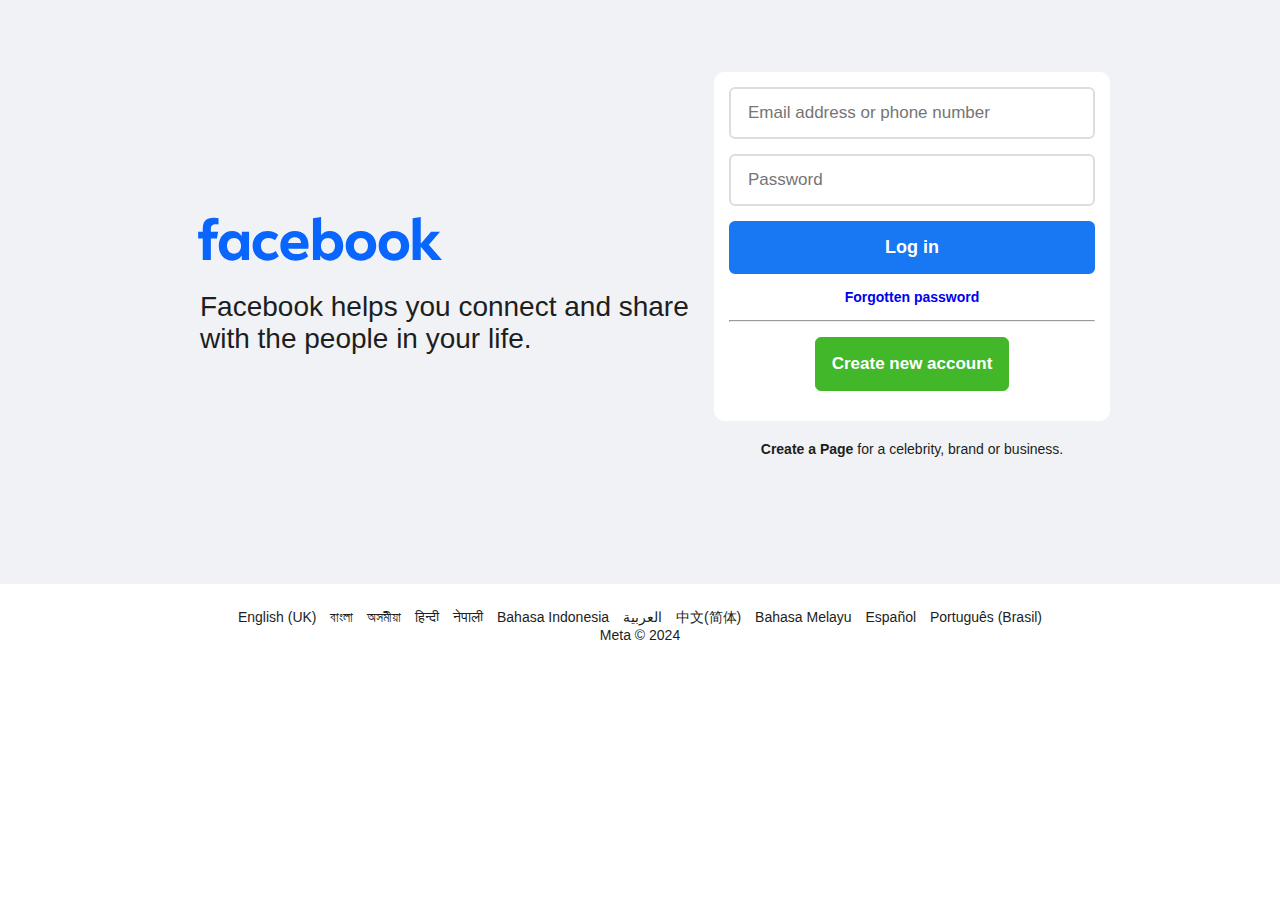
<file: first.html>
<!DOCTYPE html>
<html lang="en">

<head>
    <meta charset="utf-8">
    <meta name="viewport" content="width=device-width, initial-scale=1.0">
    <title>Facebook log in or sign up</title>
    <link rel="shortcut icon" href="image/icons8-facebook-48.png" type="image/x-icon">
    <link rel="stylesheet" href="style.css">
</head>

<body>
    <div class="maincontainer">
        <div class="containerarea">
            <div class="fb_image">
                <img src="image/4lCu2zih0ca.svg" alt="facebook">
                <h2>Facebook helps you connect and share with the people in your life.</h2>
    
            </div>
            <div class="form_part">
                <form action="#">
                    <input type="email" placeholder="Email address or phone number">
                    <input type="password" placeholder="Password">
                    <input type="button" value="Log in">
                    <a href="#">Forgotten password</a>
                    <hr>
                    <button type="button">Create new account</button>
                </form>
                <p><a href="#">Create a Page</a> for a celebrity, brand or business.</p>
            </div>
    
       </div>
    </div>
   
   <div class="footer">

        <ul>
            <li><a href="#">English (UK)</a></li>
            <li><a href="#">বাংলা</a></li>
            <li><a href="#">অসমীয়া</a></li>
            <li><a href="#">हिन्दी</a></li>
            <li><a href="#">नेपाली</a></li>
            <li><a href="#">Bahasa Indonesia</a></li>
            <li><a href="#">العربية</a></li>
            <li><a href="#">中文(简体)</a></li>
            <li><a href="#">Bahasa Melayu</a></li>
            <li><a href="#">Español</a></li>
            <li><a href="#">Português (Brasil)</a></li>
        </ul>
        <p>Meta © 2024</p>


   </div>

</body>

</html>
</file>
<file: style.css>
*{
    margin: 0;
    padding: 0;
    list-style: none;
    box-sizing: border-box;

}

body{
    color: #1c1e21;
    font-family: Arial, Helvetica, sans-serif;
    font-size: 14px;
}

.maincontainer{
    background-color: #f0f2f5;

}

.containerarea{
    width: 980px;
    padding: 20px;
    margin: 0 auto;
    display: flex;
    justify-content: space-between;
    padding-top: 72px;
    padding-bottom: 112px;
    align-items: center;

}   

.fb_image{
    flex-basis: 540px;
}

.fb_image img{
    max-width: 100%;
    height: auto;
    width: 300px;
}

.fb_image h2{
    padding-left: 30px;
    font-size: 28px;
    font-weight: normal;
    color: #1c1e21;
}

.form_part{
    flex-basis: 396px;
    text-align: center;
    
}

.form_part form{
    padding: 15px;
    background-color: #fff;
    border: none;
    border-radius: 10px;
    box-shadow: 0 0 10 px #ddd;
    text-align: center;
    
}

.form_part input{
    width: 100%;
    display: block;
    border: 2px solid #ddd;
    padding: 14px 17px;
    font-size: 17px;
    border-radius: 6px;
    margin-bottom: 15px;

}

.form_part input[type="button"] {
    background-color: #1877f2;
    border: 2px solid #1877f2;
    color: #fff;
    font-weight: bold;
    font-size: 18px;
    cursor: pointer;
    

}

.form_part a{
    font-size: 14px;
    font-weight: bold;
    text-decoration: none;
    margin-bottom: 15px;
    display: inline-block;
}

.form_part a:hover{
    text-decoration: underline;
}

.form_part button[type="button"] {
    margin: 15px 20px;
    padding: 16px;
    background-color: #42b72a;
    color: #fff;
    font-weight: bold;
    font-size: 17px;
    display: inline-block;
    border: 1px solid #42b72a;
    border-radius: 6px;
    text-decoration: none;
    cursor: pointer;
}

.form_part p{
    font-size: 14px;
    margin-top: 20px;
    color: #1c1e21;
}

.form_part p a{
    color: #1c1e21;

}

.footer{
    background: #fff; 
    padding: 25px 0;
    text-align: center;
}

.footer ul{
    text-align: center;
}
.footer ul li{
    display: inline-block;
    margin: 0 5px;
}

.footer ul li a{
    color: #1c1e21;
    font-size: 14px;
    text-decoration: none;
}

.footer ul li a:hover{
    text-decoration: underline;
}
</file>
